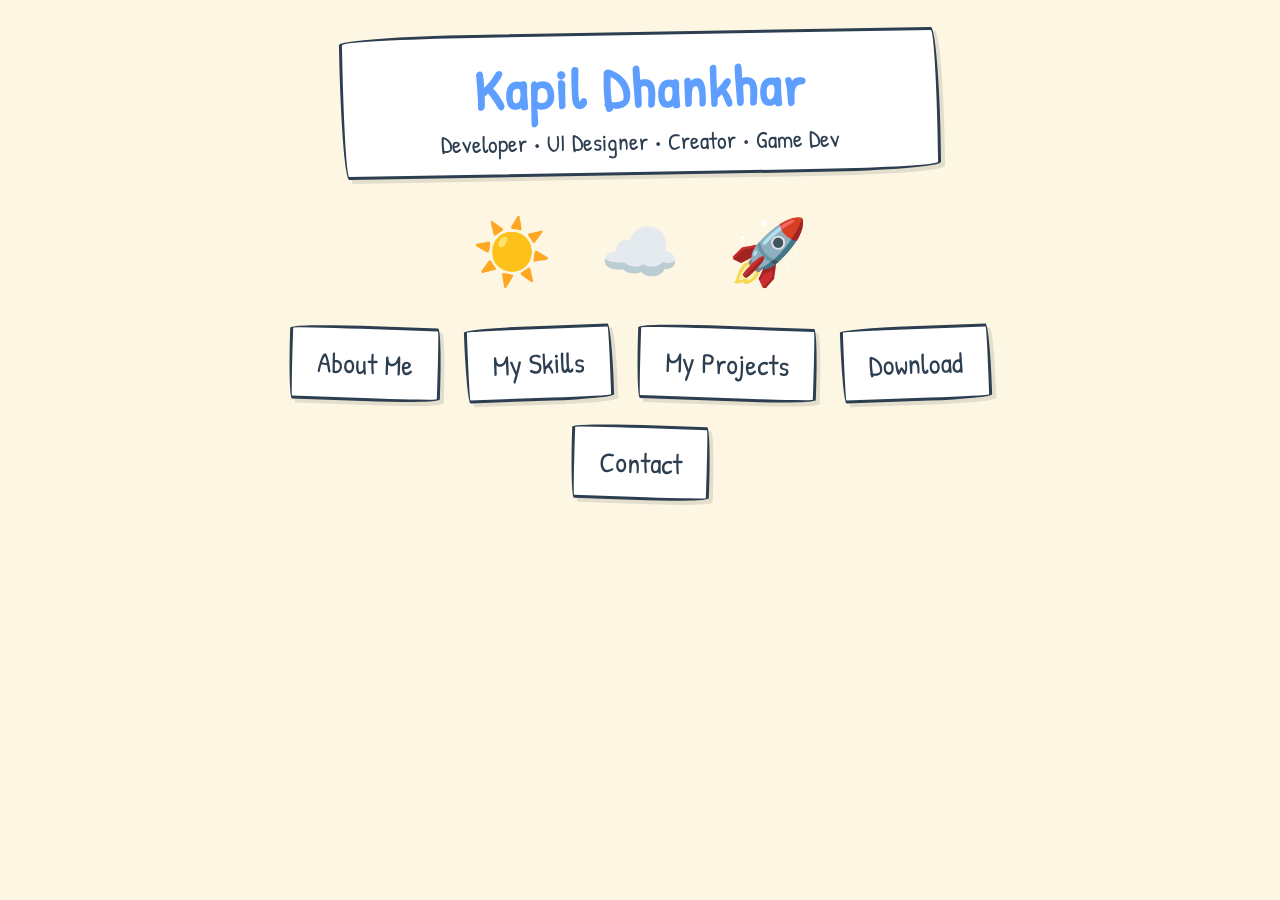
<file: index.html>
<!DOCTYPE html>
<html lang="en">
<head>
    <meta charset="UTF-8">
    <meta name="viewport" content="width=device-width, initial-scale=1.0">
    <title>Kapil Dhankhar </title>
    <link rel="stylesheet" href="style.css">
    <link href="https://fonts.googleapis.com/css2?family=Patrick+Hand&display=swap" rel="stylesheet">
</head>
<body>

    <div class="paper-texture"></div>

    <div class="container">
        <header class="header-area scribble-border">
            <h1>Kapil Dhankhar</h1>
            <p class="tagline">Developer • UI Designer • Creator • Game Dev</p>
        </header>

        <div class="art-area">
            <div class="doodle sun">☀️</div>
            <div class="doodle cloud">☁️</div>
            <div class="doodle rocket">🚀</div>
        </div>

        <nav class="nav-area">
            <button id="about-btn" class="nav-btn scribble-border">About Me</button>
            <button id="skills-btn" class="nav-btn scribble-border">My Skills</button>
            <a href="projects.html" class="nav-btn scribble-border">My Projects</a>
            <a href="downloads.html" class="nav-btn scribble-border">Download</a>
            <a href="contact.html" class="nav-btn scribble-border">Contact</a>
        </nav>
    </div>

    <div id="about-display" class="modal hidden">
        <div class="modal-content scribble-box">
            <button class="close-btn">✖</button>
            <h2>Hey, I'm Kapil Dhankhar 👋</h2>
            <div class="about-text">
                <p><strong>A developer who believes "if it works perfectly, it looks beautiful automatically."</strong></p>
                <p>I mostly code in Python, but honestly… language doesn't matter much to me. If a problem needs to be solved, I'll find a way — web, software, or even game logic.</p>
                <p>I've built things like email automation tools, video splitters, and other random-but-useful projects that started as ideas and ended up as working systems.</p>
                <p>I'm not the guy who spends hours picking colors for a button. I'm the guy who makes sure that button actually does something powerful.</p>
                
                <ul class="cool-list">
                    <li><span class="scribble-highlight" style="background: var(--crayon-yellow);">💡 Performance &gt; Looks</span></li>
                    <li><span class="scribble-highlight" style="background: var(--crayon-green);">⚡ Logic &gt; Trends</span></li>
                    <li><span class="scribble-highlight" style="background: var(--crayon-red); color: white;">🐞 Bugs? Yeah… we’ve met before.</span></li>
                </ul>

                <p>Most of my work is about experimenting, breaking things, fixing them, and making them better than before. So if you need something that actually works (and works well), we’ll get along just fine.</p>
            </div>
        </div>
    </div>

    <div id="skills-display" class="modal hidden">
        <div class="modal-content scribble-box">
            <button class="close-btn">✖</button>
            <h2>My Toolbox 🛠️</h2>
            <div class="skills-list">
                <p><span class="skill-red scribble-highlight">C, C++</span> : Building the core logic.</p>
                <p><span class="skill-yellow scribble-highlight">Java, Python</span> : Backend magic & automation.</p>
                <p><span class="skill-green scribble-highlight">Web Dev</span> : Crafting beautiful UI/UX.</p>
                <p><span class="skill-yellow scribble-highlight">Game Dev</span> : Designing interactive worlds.</p>
                <p><span class="skill-dark scribble-highlight">DSA & Databases</span> : Problem solving & structuring data.</p>
            </div>
        </div>
    </div>

    <script src="script.js"></script>
</body>
</html>
</file>
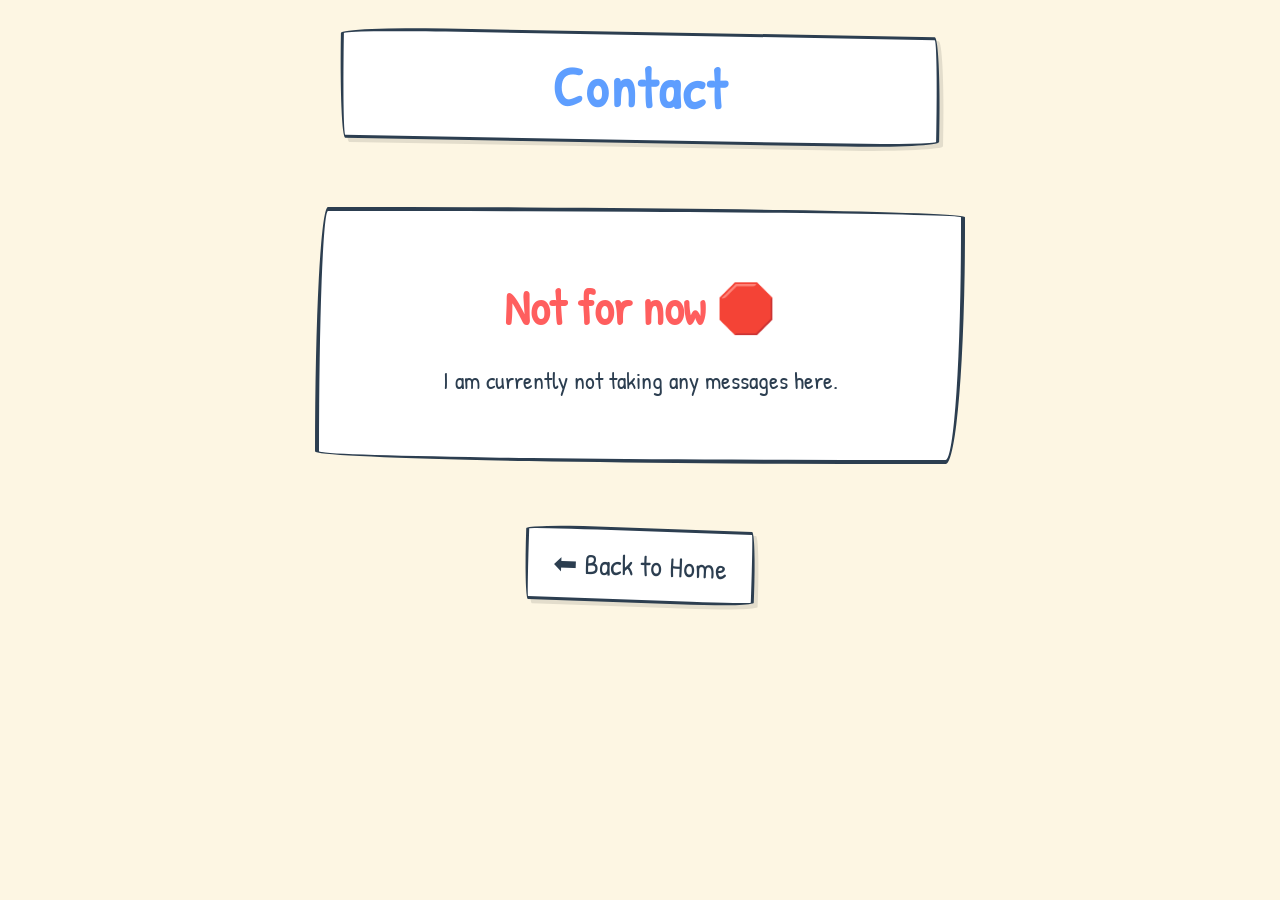
<file: contact.html>
<!DOCTYPE html>
<html lang="en">
<head>
    <meta charset="UTF-8">
    <meta name="viewport" content="width=device-width, initial-scale=1.0">
    <title>Contact | Kapil Dhankhar</title>
    <link rel="stylesheet" href="style.css">
    <link href="https://fonts.googleapis.com/css2?family=Patrick+Hand&display=swap" rel="stylesheet">
</head>
<body>
    <div class="paper-texture"></div>

    <div class="container">
        <header class="header-area scribble-border" style="transform: rotate(1deg);">
            <h1>Contact</h1>
        </header>

        <div class="scribble-box" style="text-align: center; margin-top: 2rem; padding: 4rem 2rem;">
            <h2 style="border: none; font-size: 3rem; color: var(--crayon-red);">Not for now 🛑</h2>
            <p style="font-size: 1.5rem; color: var(--text-color);">I am currently not taking any messages here.</p>
        </div>

        <nav class="nav-area" style="margin-top: 2rem;">
            <a href="index.html" class="nav-btn scribble-border">⬅ Back to Home</a>
        </nav>
    </div>

    <script src="script.js"></script>
</body>
</html>
</file>
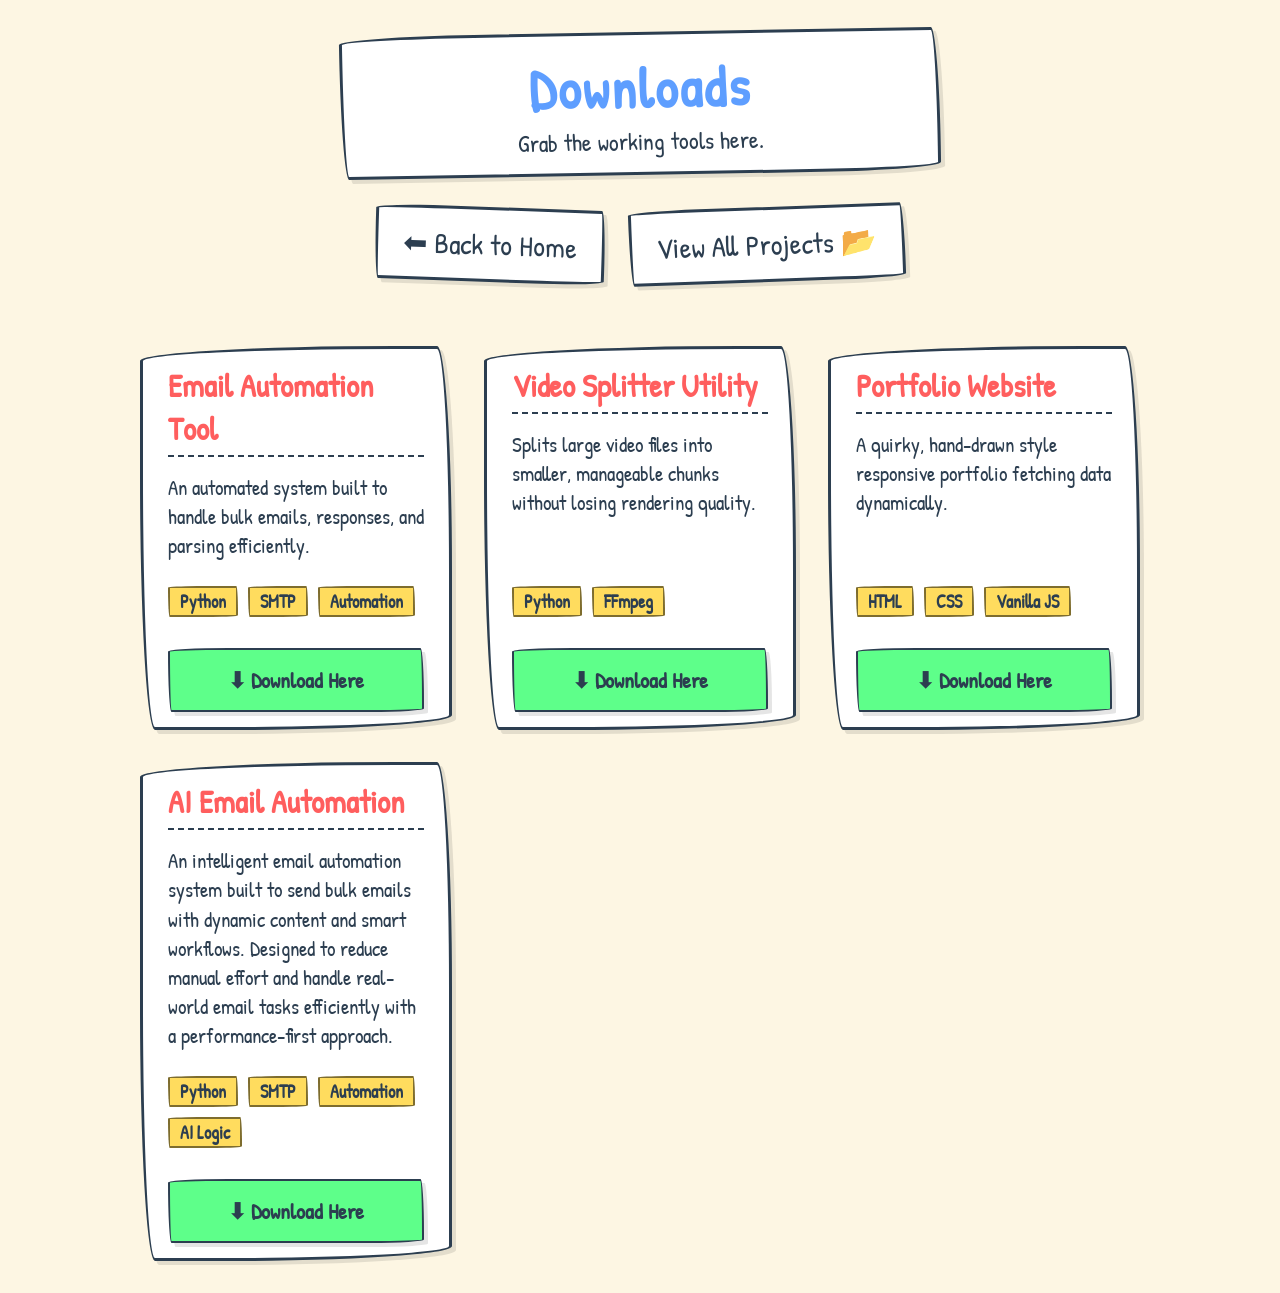
<file: downloads.html>
<!DOCTYPE html>
<html lang="en">
<head>
    <meta charset="UTF-8">
    <meta name="viewport" content="width=device-width, initial-scale=1.0">
    <title>Downloads | Kapil Dhankhar</title>
    <link rel="stylesheet" href="style.css">
    <link href="https://fonts.googleapis.com/css2?family=Patrick+Hand&display=swap" rel="stylesheet">
</head>
<body>
    <div class="paper-texture"></div>

    <div class="container">
        <header class="header-area scribble-border" style="transform: rotate(-1deg);">
            <h1>Downloads</h1>
            <p class="tagline">Grab the working tools here.</p>
        </header>

        <nav class="nav-area">
            <a href="index.html" class="nav-btn scribble-border">⬅ Back to Home</a>
            <a href="projects.html" class="nav-btn scribble-border">View All Projects 📂</a>
        </nav>

        <div id="downloads-container" class="grid-container"></div>
    </div>

    <script src="script.js"></script>
</body>
</html>
</file>
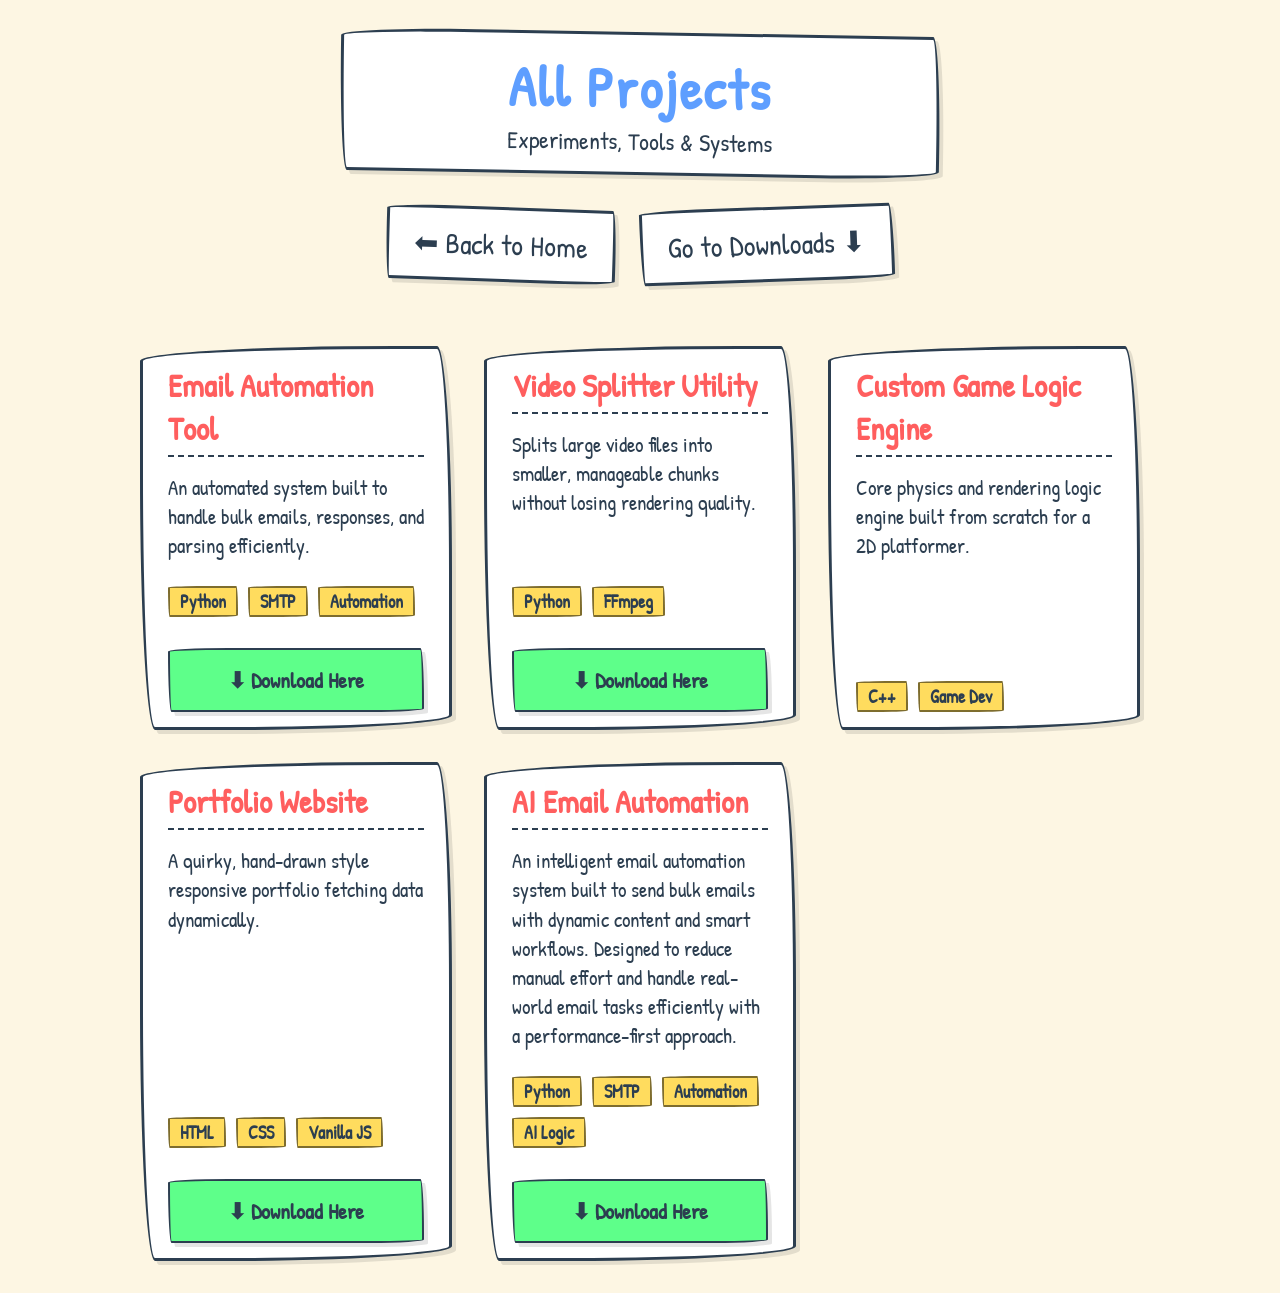
<file: projects.html>
<!DOCTYPE html>
<html lang="en">
<head>
    <meta charset="UTF-8">
    <meta name="viewport" content="width=device-width, initial-scale=1.0">
    <title>My Projects | Kapil Dhankhar</title>
    <link rel="stylesheet" href="style.css">
    <link href="https://fonts.googleapis.com/css2?family=Patrick+Hand&display=swap" rel="stylesheet">
</head>
<body>
    <div class="paper-texture"></div>

    <div class="container">
        <header class="header-area scribble-border" style="transform: rotate(1deg);">
            <h1>All Projects</h1>
            <p class="tagline">Experiments, Tools & Systems</p>
        </header>

        <nav class="nav-area">
            <a href="index.html" class="nav-btn scribble-border">⬅ Back to Home</a>
            <a href="downloads.html" class="nav-btn scribble-border">Go to Downloads ⬇</a>
        </nav>

        <div id="projects-container" class="grid-container"></div>
    </div>

    <script src="script.js"></script>
</body>
</html>
</file>
<file: style.css>
/* --- CSS Variables & Global Styles --- */
:root {
    --bg-paper: #fdf6e3;
    --text-color: #2c3e50;
    --crayon-red: #ff5e5e;
    --crayon-yellow: #ffdc5e;
    --crayon-green: #5eff8a;
    --crayon-blue: #5e9eff;
    --font-hand: 'Patrick Hand', cursive;
}

* {
    margin: 0;
    padding: 0;
    box-sizing: border-box;
}

body {
    background-color: var(--bg-paper);
    color: var(--text-color);
    font-family: var(--font-hand);
    font-size: 1.2rem;
    overflow-x: hidden;
}

/* --- Paper Texture Background --- */
.paper-texture {
    position: fixed;
    top: 0; left: 0;
    width: 100vw; height: 100vh;
    pointer-events: none;
    z-index: 999;
    background-image: url('https://www.transparenttextures.com/patterns/notebook-dark.png');
    opacity: 0.3;
}

/* --- Shared Layout & Scribble Effects --- */
.scribble-border {
    border: 3px solid var(--text-color);
    border-radius: 255px 15px 225px 15px/15px 225px 15px 255px; 
    padding: 15px 25px;
    background: white;
    box-shadow: 4px 4px 0px rgba(0,0,0,0.1);
}

.container {
    display: flex;
    flex-direction: column;
    align-items: center;
    min-height: 100vh;
    padding: 2rem;
    gap: 2rem;
}

/* --- Header Section --- */
.header-area {
    text-align: center;
    width: 100%;
    max-width: 600px;
    transform: rotate(-1deg);
    transition: transform 0.3s;
}
.header-area:hover { transform: rotate(1deg); }
.header-area h1 { font-size: 3.5rem; color: var(--crayon-blue); letter-spacing: 2px; }
.tagline { font-size: 1.5rem; color: var(--text-color); }

/* --- Navigation & Buttons --- */
.nav-area {
    display: flex;
    flex-wrap: wrap;
    justify-content: center;
    gap: 1.5rem;
    max-width: 800px;
    width: 100%;
}
.nav-btn {
    font-family: var(--font-hand);
    font-size: 1.8rem;
    color: var(--text-color);
    text-decoration: none;
    cursor: pointer;
    background: white;
    transition: all 0.2s;
    transform: rotate(2deg);
    display: block;
}
.nav-btn:nth-child(even) { transform: rotate(-2deg); }
.nav-btn:hover { transform: scale(1.1) rotate(0deg); background: var(--crayon-yellow); }

/* --- Doodle Art (Home Page) --- */
.art-area { display: flex; gap: 3rem; font-size: 4rem; justify-content: center; }
.doodle { transition: transform 0.3s; cursor: pointer; }
.doodle:hover { transform: scale(1.3) rotate(15deg); }

/* --- Modals (About Me & Skills Popup) --- */
.modal {
    position: fixed;
    top: 0; left: 0;
    width: 100vw; height: 100vh;
    background: rgba(253, 246, 227, 0.9);
    display: flex;
    justify-content: center;
    align-items: center;
    z-index: 100;
    opacity: 1;
    transition: opacity 0.3s;
    padding: 1rem;
}
.modal.hidden { opacity: 0; pointer-events: none; }

.scribble-box {
    background: white;
    border: 4px solid var(--text-color);
    border-radius: 2% 95% 3% 90% / 95% 4% 92% 5%;
    padding: 3rem;
    max-width: 650px;
    width: 100%;
    position: relative;
    max-height: 90vh;
    overflow-y: auto; 
}
.scribble-box h2 { font-size: 2.2rem; margin-bottom: 1.5rem; border-bottom: 3px dashed var(--text-color); display: inline-block; }
.about-text p { font-size: 1.3rem; line-height: 1.5; margin-bottom: 1rem; }
.cool-list { list-style: none; margin: 1.5rem 0; display: flex; flex-direction: column; gap: 0.8rem; }
.cool-list li { font-size: 1.4rem; }
.scribble-highlight {
    padding: 2px 10px;
    border-radius: 255px 15px 225px 15px/15px 225px 15px 255px; 
    font-weight: bold;
    display: inline-block;
    border: 2px solid rgba(0,0,0,0.5);
}

/* Skills Colors */
.skills-list p { font-size: 1.5rem; margin-bottom: 1rem; }
.skill-red { background: var(--crayon-red); color: white;}
.skill-yellow { background: var(--crayon-yellow); }
.skill-green { background: var(--crayon-green); }
.skill-dark { background: #d1d8e0; }

.close-btn {
    position: absolute;
    top: 15px; right: 20px;
    background: white;
    border: 2px solid var(--text-color);
    border-radius: 50%;
    width: 40px; height: 40px;
    font-size: 1.5rem;
    cursor: pointer;
    z-index: 10;
}
.close-btn:hover { background: var(--crayon-red); color: white; transform: scale(1.1); }

/* --- Dynamic Project Cards (Grid Layout) --- */
.grid-container {
    display: grid;
    grid-template-columns: repeat(auto-fit, minmax(300px, 1fr));
    gap: 2rem;
    width: 100%;
    max-width: 1000px;
    margin-top: 2rem;
}

.project-card {
    background: white;
    display: flex;
    flex-direction: column;
    gap: 1rem;
    transition: transform 0.3s ease, box-shadow 0.3s ease;
}
.project-card:hover {
    transform: translateY(-10px) scale(1.02) rotate(1deg);
    box-shadow: 8px 8px 0px rgba(0,0,0,0.15);
}
.project-card h3 {
    font-size: 2rem;
    color: var(--crayon-red);
    border-bottom: 2px dashed var(--text-color);
    padding-bottom: 5px;
}
.project-card p { font-size: 1.3rem; line-height: 1.4; flex-grow: 1; }

.tech-stack {
    display: flex;
    flex-wrap: wrap;
    gap: 10px;
    margin-top: 10px;
}
.tech-tag {
    background: #e0e0e0;
    padding: 2px 10px;
    font-size: 1.1rem;
    border-radius: 255px 15px 225px 15px/15px 225px 15px 255px; 
    border: 2px solid rgba(0,0,0,0.5);
    font-weight: bold;
}

.download-link {
    display: inline-block;
    margin-top: 15px;
    background: var(--crayon-green);
    color: var(--text-color);
    text-align: center;
    text-decoration: none;
    font-size: 1.4rem;
    font-weight: bold;
    border: 2px solid var(--text-color);
    transition: background 0.2s, transform 0.2s;
}
.download-link:hover { background: var(--crayon-blue); color: white; transform: scale(1.05); }

/* --- Mobile Responsiveness --- */
@media (max-width: 768px) {
    .container { padding: 1rem; }
    .header-area h1 { font-size: 2.5rem; }
    .nav-btn { width: 90%; text-align: center; font-size: 1.5rem; }
    .art-area { gap: 1rem; font-size: 3rem; }
    .scribble-box { padding: 1.5rem; }
    .close-btn { top: 10px; right: 10px; width: 35px; height: 35px; font-size: 1.2rem; }
}
</file>
